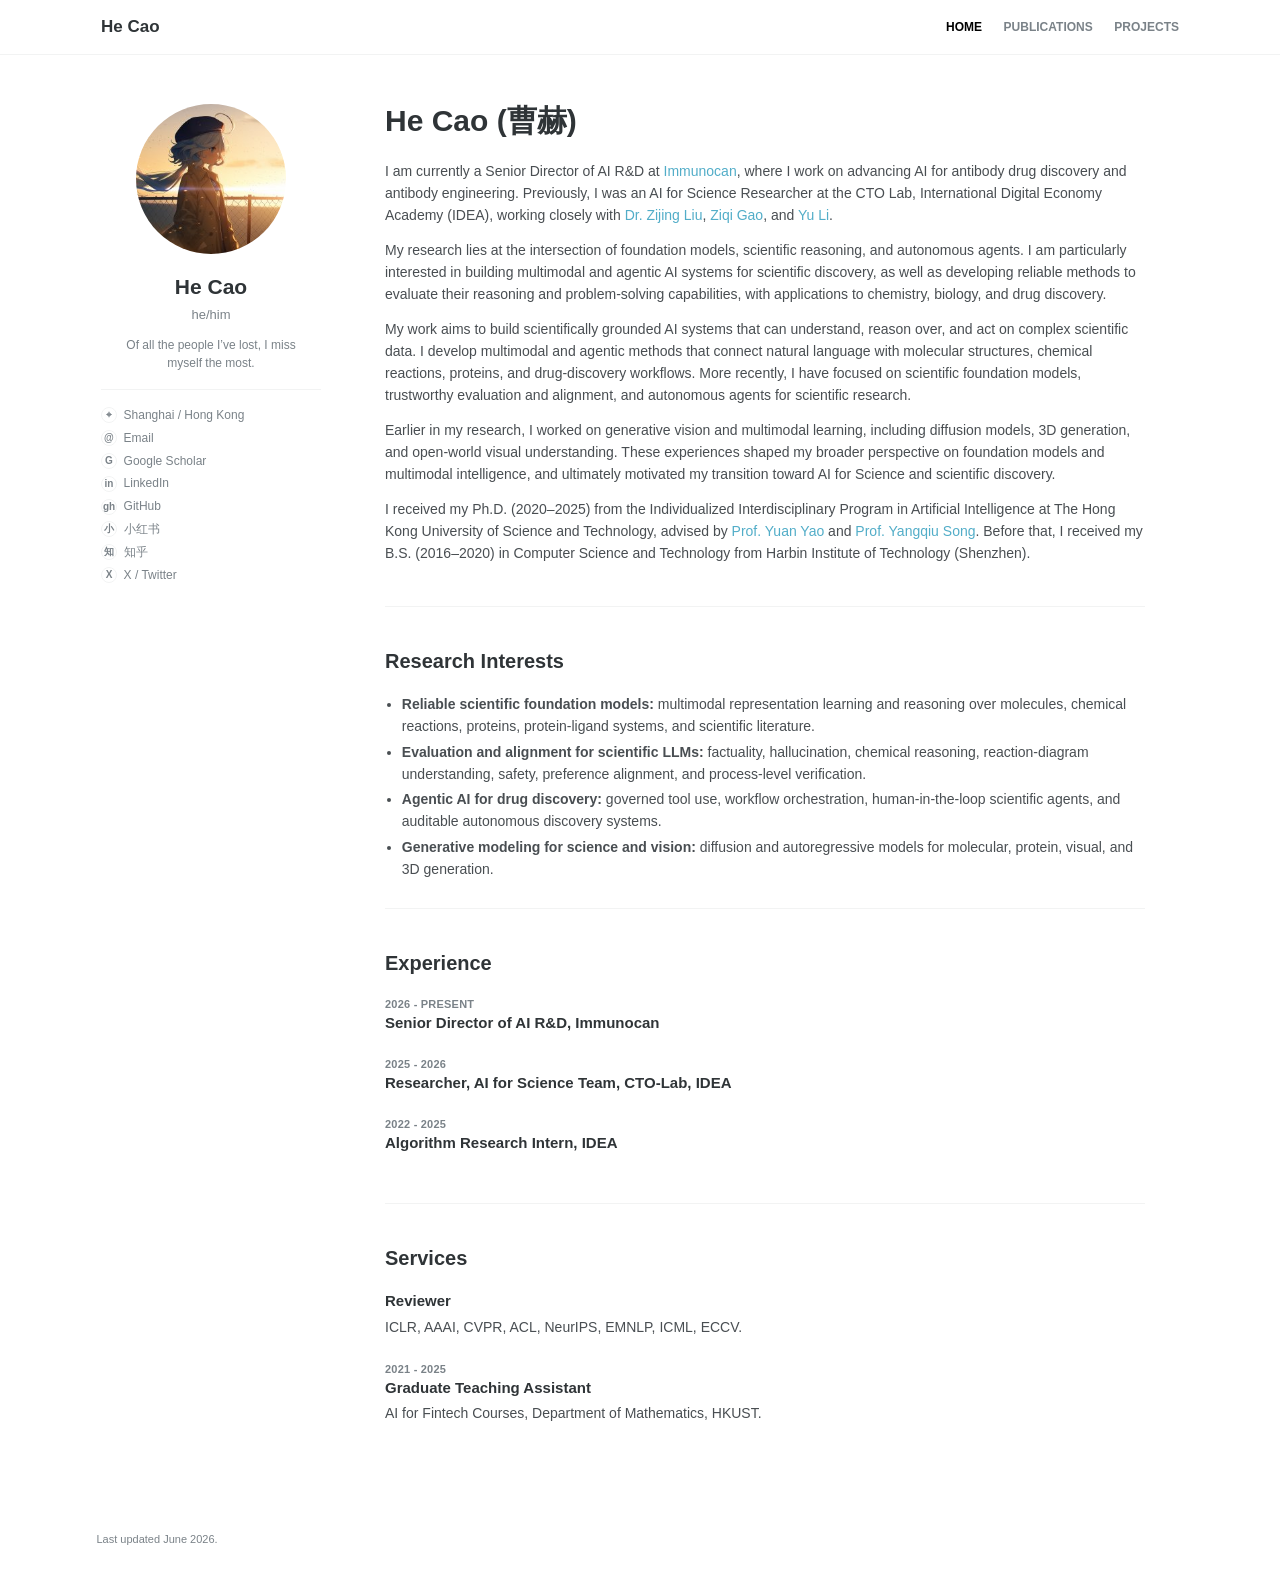
<file: index.html>
<!doctype html>
<html lang="en">
  <head>
    <meta charset="utf-8">
    <meta name="viewport" content="width=device-width, initial-scale=1">
    <meta name="description" content="He Cao - HKUST and IDEA researcher working on AI for Science, multimodal foundation models, reliable evaluation, and agentic systems.">
    <title>He Cao | Academic Homepage</title>
    <link rel="stylesheet" href="assets/styles.css">
    <script src="assets/site.js" defer></script>
  </head>
  <body>
    <header class="masthead">
      <div class="masthead-inner">
        <a class="site-title" href="index.html">He Cao</a>
        <nav class="site-nav" aria-label="Primary navigation">
          <a class="is-active" href="index.html">Home</a>
          <a href="publications.html">Publications</a>
          <a href="projects.html">Projects</a>
        </nav>
      </div>
    </header>

    <div class="page">
      <author-sidebar></author-sidebar>

      <main class="archive">
        <section id="about" class="page-section">
          <h1 class="page-title">He Cao (曹赫)</h1>
          <p>
            I am currently a Senior Director of AI R&D at <a href="https://www.immunocan.com/">Immunocan</a>, where I work on advancing AI for antibody drug discovery and antibody engineering. Previously, I was an AI for Science Researcher at the CTO Lab, International Digital Economy Academy (IDEA), working closely with <a href="https://www.neurogenomics.co.uk/author/zijing-liu/">Dr. Zijing Liu</a>, <a href="https://ziqigao-tsinghua.github.io/">Ziqi Gao</a>, and <a href="https://yu-li.github.io/">Yu Li</a>. 
          </p>
          <p>
            My research lies at the intersection of foundation models, scientific reasoning, and autonomous agents. I am particularly interested in building multimodal and agentic AI systems for scientific discovery, as well as developing reliable methods to evaluate their reasoning and problem-solving capabilities, with applications to chemistry, biology, and drug discovery.
          </p>
          <p>
            My work aims to build scientifically grounded AI systems that can understand, reason over, and
            act on complex scientific data. I develop multimodal and agentic methods that connect natural
            language with molecular structures, chemical reactions, proteins, and drug-discovery workflows.
            More recently, I have focused on scientific foundation models, trustworthy evaluation and
            alignment, and autonomous agents for scientific research.
          </p>
          <p>
            Earlier in my research, I worked on generative vision and multimodal learning, including diffusion
            models, 3D generation, and open-world visual understanding. These experiences shaped my broader
            perspective on foundation models and multimodal intelligence, and ultimately motivated my
            transition toward AI for Science and scientific discovery.
          </p>
          <p>
            I received my Ph.D. (2020&ndash;2025) from the Individualized Interdisciplinary Program in Artificial
            Intelligence at The Hong Kong University of Science and Technology, advised by
            <a href="https://yao-lab.github.io/">Prof. Yuan Yao</a> and
            <a href="https://www.cse.ust.hk/~yqsong/">Prof. Yangqiu Song</a>. Before that, I received my B.S. (2016&ndash;2020) in Computer Science and
            Technology from Harbin Institute of Technology (Shenzhen).
          </p>
        </section>

        <section class="page-section">
          <h2>Research Interests</h2>
          <ul class="compact-list">
            <li><strong>Reliable scientific foundation models:</strong> multimodal representation learning and reasoning over molecules, chemical reactions, proteins, protein-ligand systems, and scientific literature.</li>
            <li><strong>Evaluation and alignment for scientific LLMs:</strong> factuality, hallucination, chemical reasoning, reaction-diagram understanding, safety, preference alignment, and process-level verification.</li>
            <li><strong>Agentic AI for drug discovery:</strong> governed tool use, workflow orchestration, human-in-the-loop scientific agents, and auditable autonomous discovery systems.</li>
            <li><strong>Generative modeling for science and vision:</strong> diffusion and autoregressive models for molecular, protein, visual, and 3D generation.</li>
          </ul>
        </section>

        <section class="page-section">
          <h2>Experience</h2>
          <div class="archive-item">
            <p class="archive-date">2026 - Present</p>
            <h3>Senior Director of AI R&D, Immunocan</h3>
          </div>
          <div class="archive-item">
            <p class="archive-date">2025 - 2026</p>
            <h3>Researcher, AI for Science Team, CTO-Lab, IDEA</h3>
          </div>
          <div class="archive-item">
            <p class="archive-date">2022 - 2025</p>
            <h3>Algorithm Research Intern, IDEA</h3>
          </div>
        </section>

        <section class="page-section">
          <h2>Services</h2>
          <div class="archive-item">
            <h3>Reviewer</h3>
            <p>ICLR, AAAI, CVPR, ACL, NeurIPS, EMNLP, ICML, ECCV.</p>
          </div>
          <div class="archive-item">
            <p class="archive-date">2021 - 2025</p>
            <h3>Graduate Teaching Assistant</h3>
            <p>AI for Fintech Courses, Department of Mathematics, HKUST.</p>
          </div>
        </section>

      </main>
    </div>

    <footer class="page-footer">
      <p>Last updated June 2026.</p>
    </footer>
  </body>
</html>
</file>
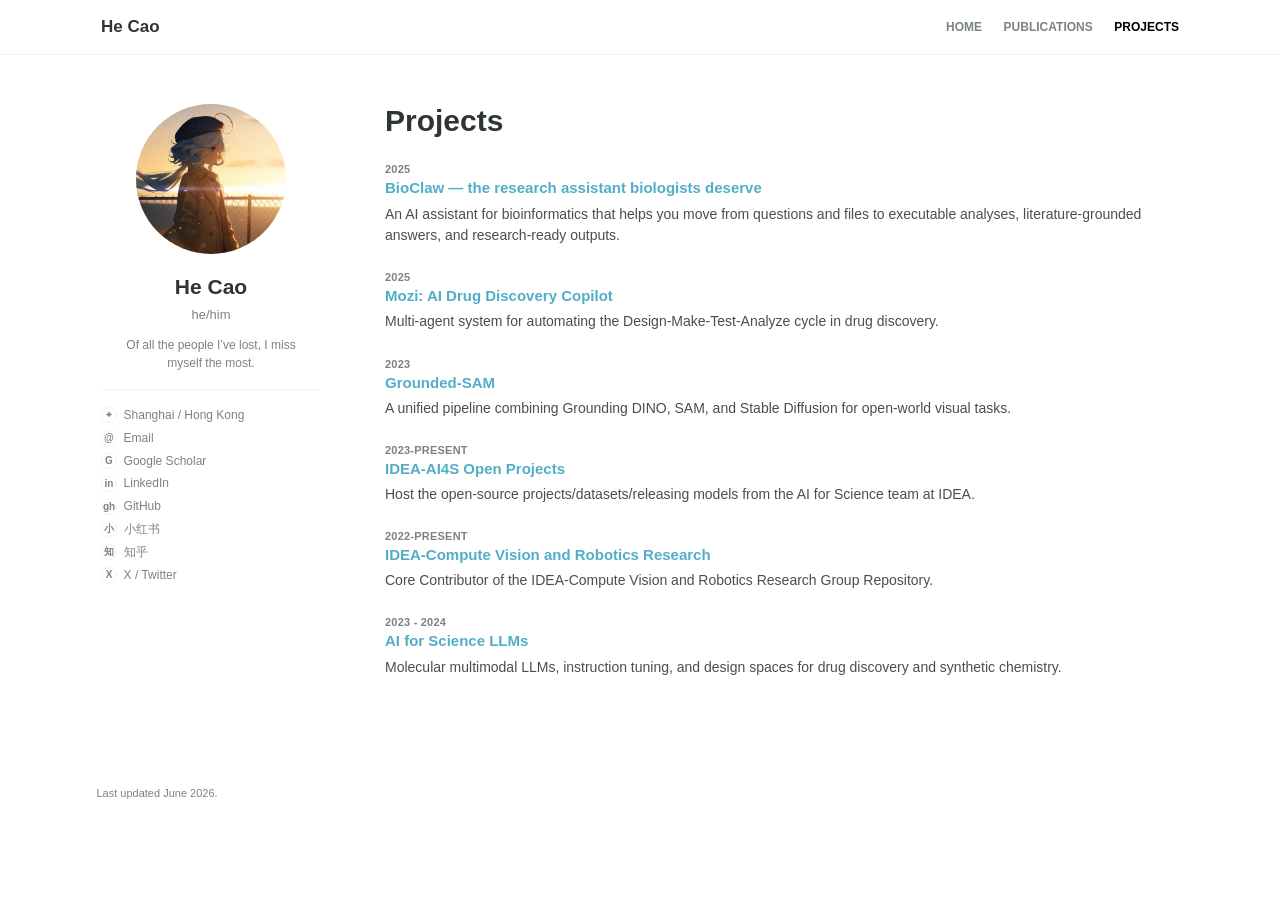
<file: projects.html>
<!doctype html>
<html lang="en">
  <head>
    <meta charset="utf-8">
    <meta name="viewport" content="width=device-width, initial-scale=1">
    <meta name="description" content="Projects by He Cao.">
    <title>Projects | He Cao</title>
    <link rel="stylesheet" href="assets/styles.css">
    <script src="assets/site.js" defer></script>
  </head>
  <body>
    <header class="masthead">
      <div class="masthead-inner">
        <a class="site-title" href="index.html">He Cao</a>
        <nav class="site-nav" aria-label="Primary navigation">
          <a href="index.html">Home</a>
          <a href="publications.html">Publications</a>
          <a class="is-active" href="projects.html">Projects</a>
        </nav>
      </div>
    </header>

    <div class="page">
      <author-sidebar></author-sidebar>

      <main class="archive">
        <section class="page-section">
          <h1 class="page-title">Projects</h1>
          <div class="archive-item">
            <p class="archive-date">2025</p>
            <h3><a href="https://chat.bioclaw.tech/">BioClaw — the research assistant biologists deserve</a></h3>
            <p>An AI assistant for bioinformatics that helps you move from questions and files to executable analyses, literature-grounded answers, and research-ready outputs.</p>
          </div>
          <div class="archive-item">
            <p class="archive-date">2025</p>
            <h3><a href="https://ai4s.idea.edu.cn/ai4s/mozi">Mozi: AI Drug Discovery Copilot</a></h3>
            <p>Multi-agent system for automating the Design-Make-Test-Analyze cycle in drug discovery.</p>
          </div>
          <div class="archive-item">
            <p class="archive-date">2023</p>
            <h3><a href="https://github.com/IDEA-Research/Grounded-Segment-Anything">Grounded-SAM</a></h3>
            <p>A unified pipeline combining Grounding DINO, SAM, and Stable Diffusion for open-world visual tasks.</p>
          </div>
          <div class="archive-item">
            <p class="archive-date">2023-Present</p>
            <h3><a href="https://huggingface.co/IDEA-AI4S">IDEA-AI4S Open Projects</a></h3>
            <p>Host the open-source projects/datasets/releasing models from the AI for Science team at IDEA.</p>
          </div>
          <div class="archive-item">
            <p class="archive-date">2022-Present</p>
            <h3><a href="https://github.com/IDEA-Research">IDEA-Compute Vision and Robotics Research</a></h3>
            <p>Core Contributor of the IDEA-Compute Vision and Robotics Research Group Repository.</p>
          </div>
          <div class="archive-item">
            <p class="archive-date">2023 - 2024</p>
            <h3><a href="https://github.com/IDEA-XL">AI for Science LLMs</a></h3>
            <p>Molecular multimodal LLMs, instruction tuning, and design spaces for drug discovery and synthetic chemistry.</p>
          </div>
        </section>
      </main>
    </div>

    <footer class="page-footer">
      <p>Last updated June 2026.</p>
    </footer>
  </body>
</html>
</file>
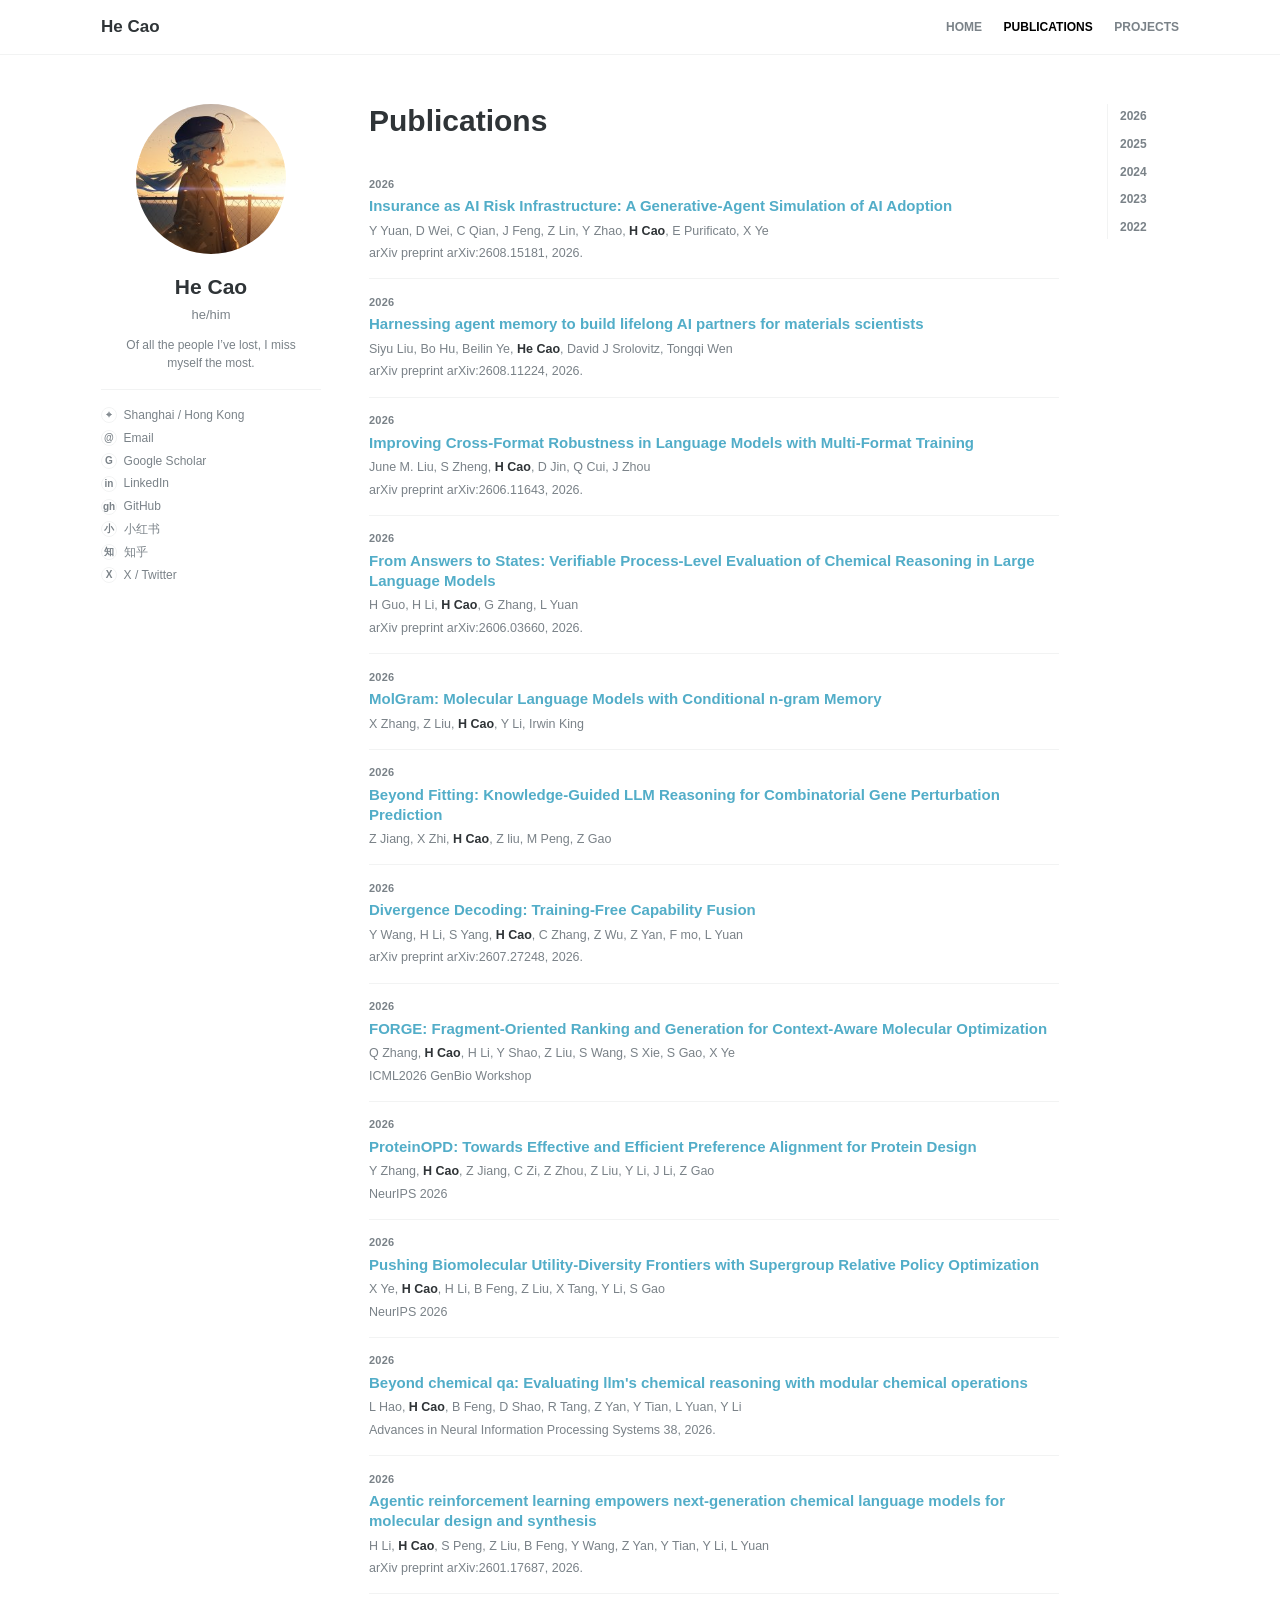
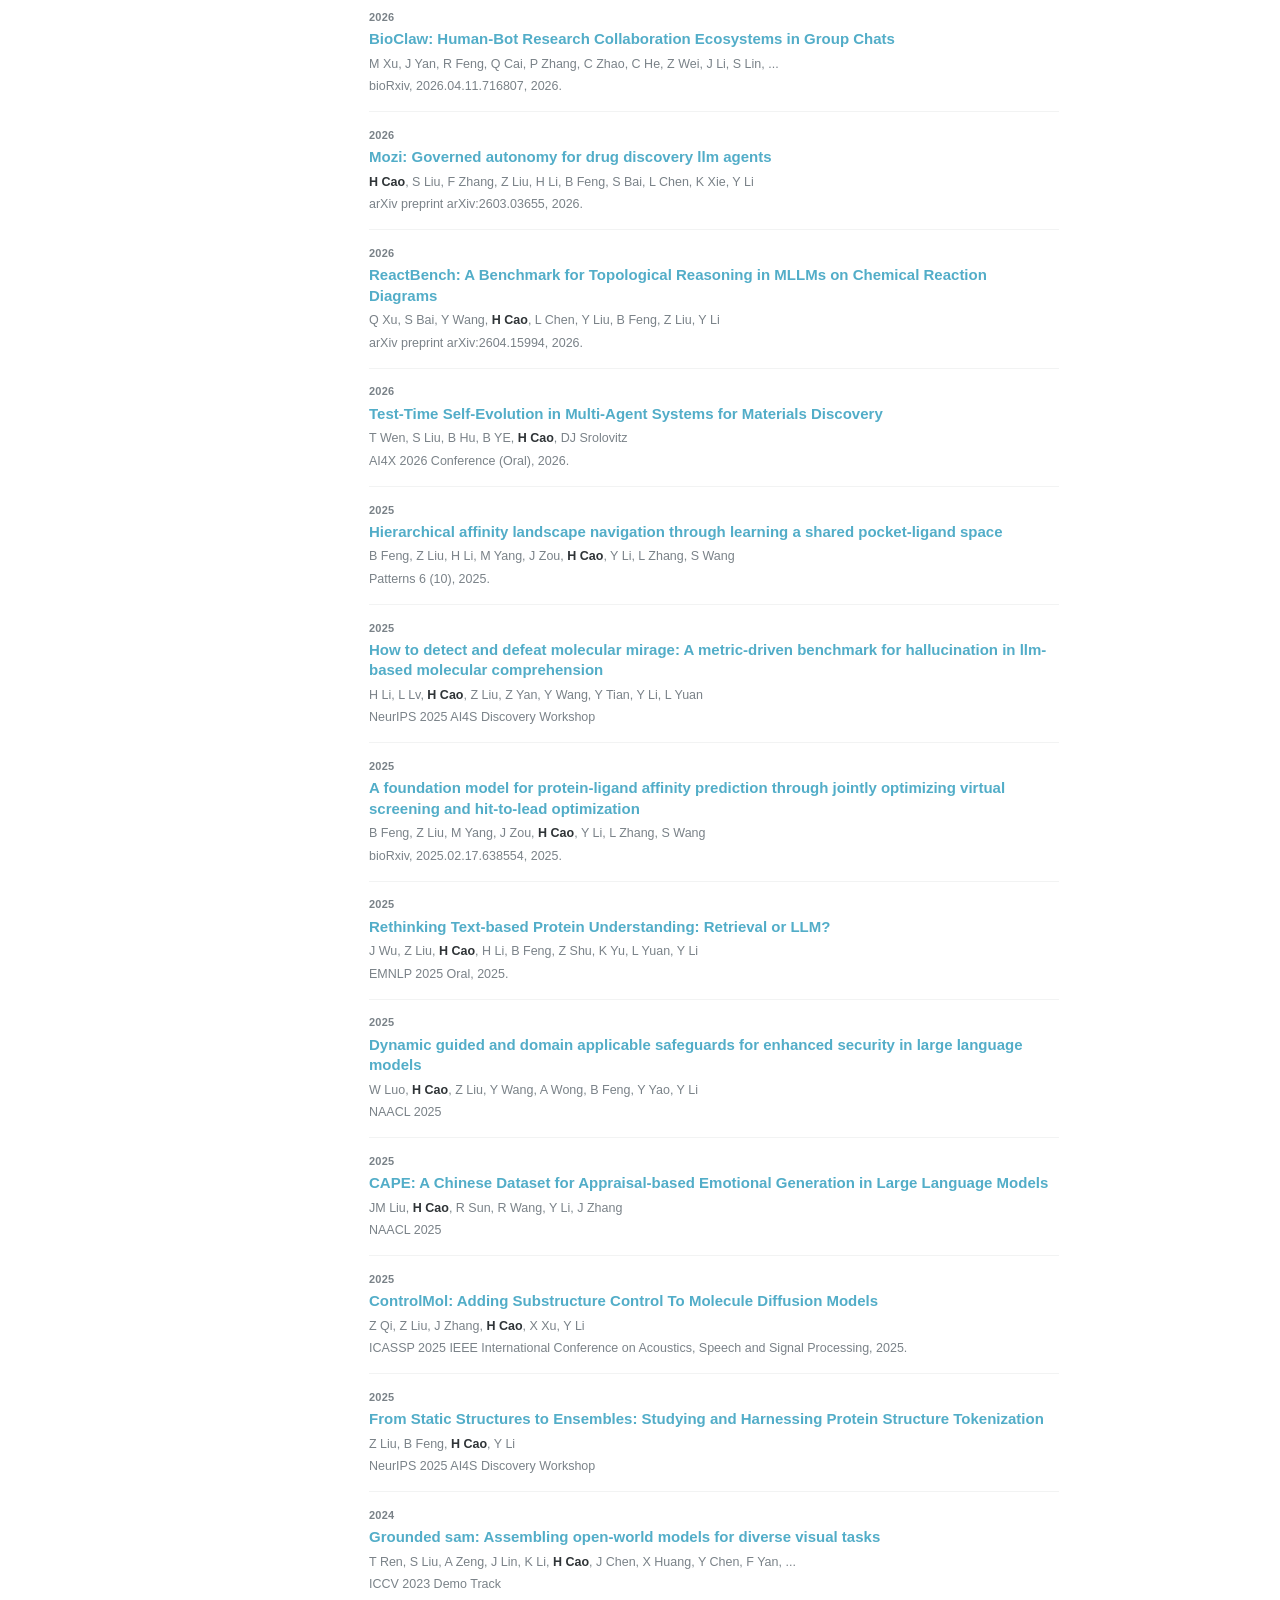
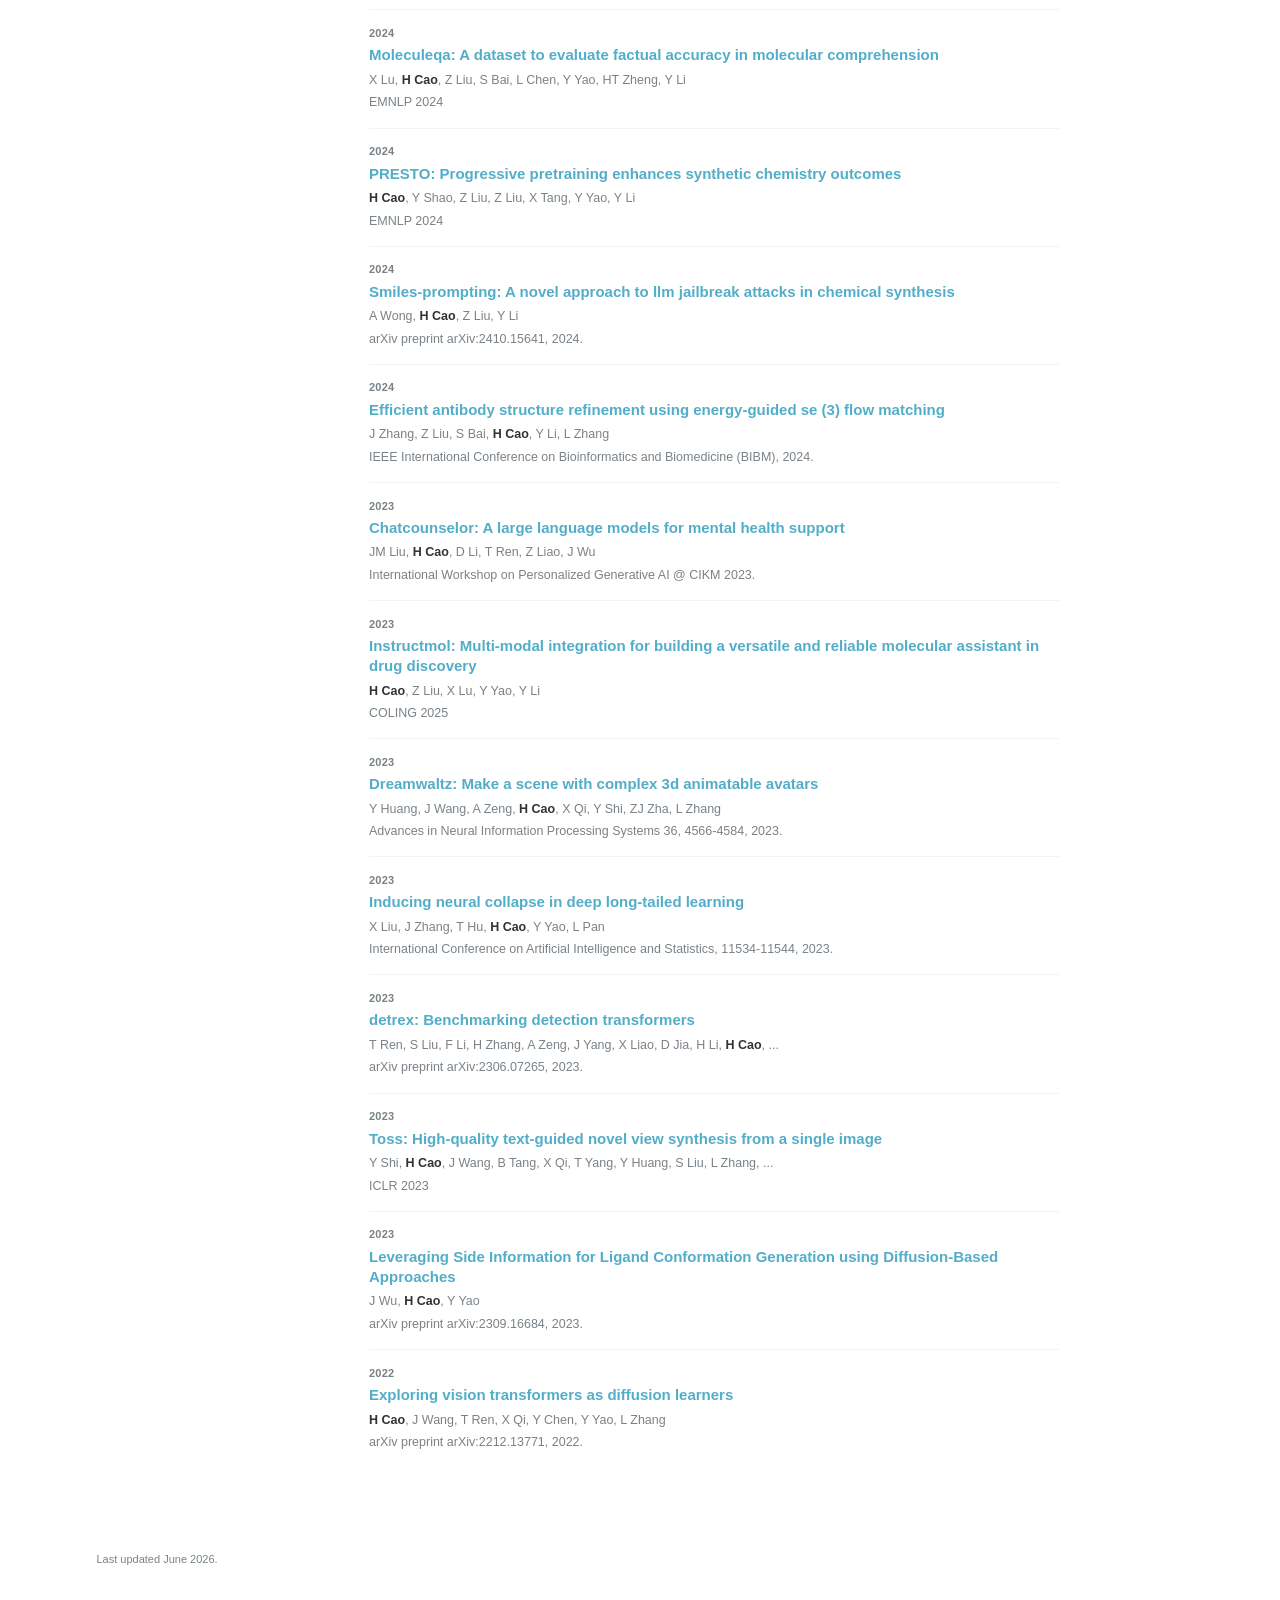
<file: publications.html>
<!doctype html>
<html lang="en">
  <head>
    <meta charset="utf-8">
    <meta name="viewport" content="width=device-width, initial-scale=1">
    <meta name="description" content="Publications by He Cao.">
    <title>Publications | He Cao</title>
    <link rel="stylesheet" href="assets/styles.css">
    <script src="assets/site.js" defer></script>
  </head>
  <body>
    <header class="masthead">
      <div class="masthead-inner">
        <a class="site-title" href="index.html">He Cao</a>
        <nav class="site-nav" aria-label="Primary navigation">
          <a href="index.html">Home</a>
          <a class="is-active" href="publications.html">Publications</a>
          <a href="projects.html">Projects</a>
        </nav>
      </div>
    </header>

    <div class="page publications-page">
      <author-sidebar></author-sidebar>

      <aside class="year-sidebar" aria-label="Publication years">
        <nav class="year-nav">
          <a href="#year-2026">2026</a>
          <a href="#year-2025">2025</a>
          <a href="#year-2024">2024</a>
          <a href="#year-2023">2023</a>
          <a href="#year-2022">2022</a>
        </nav>
      </aside>

      <main class="archive">
        <section class="page-section">
          <h1 class="page-title">Publications</h1>

          <article class="pub-item" id="year-2026">
            <p class="pub-year">2026</p>
            <h3><a href="https://arxiv.org/abs/2608.15181">Insurance as AI Risk Infrastructure: A Generative-Agent Simulation of AI Adoption</a></h3>
            <p class="pub-authors">Y Yuan, D Wei, C Qian, J Feng, Z Lin, Y Zhao, <strong>H Cao</strong>, E Purificato, X Ye</p>
            <p class="pub-venue">arXiv preprint arXiv:2608.15181, 2026.</p>
          </article>

          <article class="pub-item" id="year-2026">
            <p class="pub-year">2026</p>
            <h3><a href="https://arxiv.org/abs/2608.11224">Harnessing agent memory to build lifelong AI partners for materials scientists</a></h3>
            <p class="pub-authors">Siyu Liu, Bo Hu, Beilin Ye, <strong>He Cao</strong>, David J Srolovitz, Tongqi Wen</p>
            <p class="pub-venue">arXiv preprint arXiv:2608.11224, 2026.</p>
          </article>

          <article class="pub-item" id="year-2026">
            <p class="pub-year">2026</p>
            <h3><a href="https://arxiv.org/abs/2606.11643">Improving Cross-Format Robustness in Language Models with Multi-Format Training</a></h3>
            <p class="pub-authors">June M. Liu, S Zheng, <strong>H Cao</strong>, D Jin, Q Cui, J Zhou</p>
            <p class="pub-venue">arXiv preprint arXiv:2606.11643, 2026.</p>
          </article>

          <article class="pub-item">
            <p class="pub-year">2026</p>
            <h3><a href="https://arxiv.org/abs/2606.03660">From Answers to States: Verifiable Process-Level Evaluation of Chemical Reasoning in Large Language Models</a></h3>
            <p class="pub-authors">H Guo, H Li, <strong>H Cao</strong>, G Zhang, L Yuan</p>
            <p class="pub-venue">arXiv preprint arXiv:2606.03660, 2026.</p>
          </article>

          <article class="pub-item">
            <p class="pub-year">2026</p>
            <h3><a href="https://ciaohe.github.io/publications.html">MolGram: Molecular Language Models with Conditional 
              n-gram Memory</a></h3>
            <p class="pub-authors">X Zhang, Z Liu, <strong>H Cao</strong>, Y Li, Irwin King</p>
          </article>

          <article class="pub-item">
            <p class="pub-year">2026</p>
            <h3><a href="https://ciaohe.github.io/publications.html">Beyond Fitting: Knowledge-Guided LLM Reasoning for Combinatorial Gene Perturbation Prediction</a></h3>
            <p class="pub-authors">Z Jiang, X Zhi, <strong>H Cao</strong>, Z liu, M Peng, Z Gao</p>
          </article>

          <article class="pub-item">
            <p class="pub-year">2026</p>
            <h3><a href="https://arxiv.org/pdf/2607.27248">Divergence Decoding: Training-Free Capability Fusion</a></h3>
            <p class="pub-authors">Y Wang, H Li, S Yang, <strong>H Cao</strong>, C Zhang, Z Wu, Z Yan, F mo, L Yuan</p>
            <p class="pub-venue">arXiv preprint arXiv:2607.27248, 2026.</p>
          </article>

          <article class="pub-item">
            <p class="pub-year">2026</p>
            <h3><a href="https://arxiv.org/abs/2605.10230">FORGE: Fragment-Oriented Ranking and Generation for Context-Aware Molecular Optimization</a></h3>
            <p class="pub-authors">Q Zhang, <strong>H Cao</strong>, H Li, Y Shao, Z Liu, S Wang, S Xie, S Gao, X Ye</p>
            <p class="pub-venue">ICML2026 GenBio Workshop</p>
          </article>

          <article class="pub-item">
            <p class="pub-year">2026</p>
            <h3><a href="https://arxiv.org/abs/2605.10189">ProteinOPD: Towards Effective and Efficient Preference Alignment for Protein Design</a></h3>
            <p class="pub-authors">Y Zhang, <strong>H Cao</strong>, Z Jiang, C Zi, Z Zhou, Z Liu, Y Li, J Li, Z Gao</p>
            <p class="pub-venue">NeurIPS 2026</p>
          </article>

          <article class="pub-item">
            <p class="pub-year">2026</p>
            <h3><a href="https://arxiv.org/abs/2605.08659">Pushing Biomolecular Utility-Diversity Frontiers with Supergroup Relative Policy Optimization</a></h3>
            <p class="pub-authors">X Ye, <strong>H Cao</strong>, H Li, B Feng, Z Liu, X Tang, Y Li, S Gao</p>
            <p class="pub-venue">NeurIPS 2026</p>
          </article>

          <article class="pub-item">
            <p class="pub-year">2026</p>
            <h3><a href="https://proceedings.neurips.cc/paper_files/paper/2025/hash/e0ed6d6c2ec6df05f929b8a67b78513a-Abstract-Datasets_and_Benchmarks_Track.html">Beyond chemical qa: Evaluating llm's chemical reasoning with modular chemical operations</a></h3>
            <p class="pub-authors">L Hao, <strong>H Cao</strong>, B Feng, D Shao, R Tang, Z Yan, Y Tian, L Yuan, Y Li</p>
            <p class="pub-venue">Advances in Neural Information Processing Systems 38, 2026.</p>
          </article>

          <article class="pub-item">
            <p class="pub-year">2026</p>
            <h3><a href="https://arxiv.org/abs/2601.17687">Agentic reinforcement learning empowers next-generation chemical language models for molecular design and synthesis</a></h3>
            <p class="pub-authors">H Li, <strong>H Cao</strong>, S Peng, Z Liu, B Feng, Y Wang, Z Yan, Y Tian, Y Li, L Yuan</p>
            <p class="pub-venue">arXiv preprint arXiv:2601.17687, 2026.</p>
          </article>

          <article class="pub-item">
            <p class="pub-year">2026</p>
            <h3><a href="https://www.biorxiv.org/content/10.64898/2026.04.11.716807.abstract">BioClaw: Human-Bot Research Collaboration Ecosystems in Group Chats</a></h3>
            <p class="pub-authors">M Xu, J Yan, R Feng, Q Cai, P Zhang, C Zhao, C He, Z Wei, J Li, S Lin, ...</p>
            <p class="pub-venue">bioRxiv, 2026.04.11.716807, 2026.</p>
          </article>

          <article class="pub-item">
            <p class="pub-year">2026</p>
            <h3><a href="https://arxiv.org/abs/2603.03655">Mozi: Governed autonomy for drug discovery llm agents</a></h3>
            <p class="pub-authors"><strong>H Cao</strong>, S Liu, F Zhang, Z Liu, H Li, B Feng, S Bai, L Chen, K Xie, Y Li</p>
            <p class="pub-venue">arXiv preprint arXiv:2603.03655, 2026.</p>
          </article>

          <article class="pub-item">
            <p class="pub-year">2026</p>
            <h3><a href="https://arxiv.org/abs/2604.15994">ReactBench: A Benchmark for Topological Reasoning in MLLMs on Chemical Reaction Diagrams</a></h3>
            <p class="pub-authors">Q Xu, S Bai, Y Wang, <strong>H Cao</strong>, L Chen, Y Liu, B Feng, Z Liu, Y Li</p>
            <p class="pub-venue">arXiv preprint arXiv:2604.15994, 2026.</p>
          </article>

          <article class="pub-item">
            <p class="pub-year">2026</p>
            <h3><a href="https://openreview.net/forum?id=qqT5zb5dnq">Test-Time Self-Evolution in Multi-Agent Systems for Materials Discovery</a></h3>
            <p class="pub-authors">T Wen, S Liu, B Hu, B YE, <strong>H Cao</strong>, DJ Srolovitz</p>
            <p class="pub-venue">AI4X 2026 Conference (Oral), 2026.</p>
          </article>

          <article class="pub-item" id="year-2025">
            <p class="pub-year">2025</p>
            <h3><a href="https://www.cell.com/patterns/fulltext/S2666-3899(25)00219-3">Hierarchical affinity landscape navigation through learning a shared pocket-ligand space</a></h3>
            <p class="pub-authors">B Feng, Z Liu, H Li, M Yang, J Zou, <strong>H Cao</strong>, Y Li, L Zhang, S Wang</p>
            <p class="pub-venue">Patterns 6 (10), 2025.</p>
          </article>

          <article class="pub-item">
            <p class="pub-year">2025</p>
            <h3><a href="https://arxiv.org/abs/2504.12314">How to detect and defeat molecular mirage: A metric-driven benchmark for hallucination in llm-based molecular comprehension</a></h3>
            <p class="pub-authors">H Li, L Lv, <strong>H Cao</strong>, Z Liu, Z Yan, Y Wang, Y Tian, Y Li, L Yuan</p>
            <p class="pub-venue">NeurIPS 2025 AI4S Discovery Workshop</p>
          </article>

          <article class="pub-item">
            <p class="pub-year">2025</p>
            <h3><a href="https://www.biorxiv.org/content/10.1101/2025.02.17.638554.abstract">A foundation model for protein-ligand affinity prediction through jointly optimizing virtual screening and hit-to-lead optimization</a></h3>
            <p class="pub-authors">B Feng, Z Liu, M Yang, J Zou, <strong>H Cao</strong>, Y Li, L Zhang, S Wang</p>
            <p class="pub-venue">bioRxiv, 2025.02.17.638554, 2025.</p>
          </article>

          <article class="pub-item">
            <p class="pub-year">2025</p>
            <h3><a href="https://aclanthology.org/2025.emnlp-main.1211/">Rethinking Text-based Protein Understanding: Retrieval or LLM?</a></h3>
            <p class="pub-authors">J Wu, Z Liu, <strong>H Cao</strong>, H Li, B Feng, Z Shu, K Yu, L Yuan, Y Li</p>
            <p class="pub-venue">EMNLP 2025 Oral, 2025.</p>
          </article>

          <article class="pub-item">
            <p class="pub-year">2025</p>
            <h3><a href="https://aclanthology.org/2025.findings-naacl.368/">Dynamic guided and domain applicable safeguards for enhanced security in large language models</a></h3>
            <p class="pub-authors">W Luo, <strong>H Cao</strong>, Z Liu, Y Wang, A Wong, B Feng, Y Yao, Y Li</p>
            <p class="pub-venue">NAACL 2025</p>
          </article>

          <article class="pub-item">
            <p class="pub-year">2025</p>
            <h3><a href="https://aclanthology.org/2025.findings-naacl.353/">CAPE: A Chinese Dataset for Appraisal-based Emotional Generation in Large Language Models</a></h3>
            <p class="pub-authors">JM Liu, <strong>H Cao</strong>, R Sun, R Wang, Y Li, J Zhang</p>
            <p class="pub-venue">NAACL 2025</p>
          </article>

          <article class="pub-item">
            <p class="pub-year">2025</p>
            <h3><a href="https://ieeexplore.ieee.org/abstract/document/10888521/">ControlMol: Adding Substructure Control To Molecule Diffusion Models</a></h3>
            <p class="pub-authors">Z Qi, Z Liu, J Zhang, <strong>H Cao</strong>, X Xu, Y Li</p>
            <p class="pub-venue">ICASSP 2025 IEEE International Conference on Acoustics, Speech and Signal Processing, 2025.</p>
          </article>

          <article class="pub-item">
            <p class="pub-year">2025</p>
            <h3><a href="https://arxiv.org/abs/2511.10056">From Static Structures to Ensembles: Studying and Harnessing Protein Structure Tokenization</a></h3>
            <p class="pub-authors">Z Liu, B Feng, <strong>H Cao</strong>, Y Li</p>
            <p class="pub-venue">NeurIPS 2025 AI4S Discovery Workshop</p>
          </article>

          <article class="pub-item" id="year-2024">
            <p class="pub-year">2024</p>
            <h3><a href="https://arxiv.org/abs/2401.14159">Grounded sam: Assembling open-world models for diverse visual tasks</a></h3>
            <p class="pub-authors">T Ren, S Liu, A Zeng, J Lin, K Li, <strong>H Cao</strong>, J Chen, X Huang, Y Chen, F Yan, ...</p>
            <p class="pub-venue">ICCV 2023 Demo Track</p>
          </article>

          <article class="pub-item">
            <p class="pub-year">2024</p>
            <h3><a href="https://aclanthology.org/2024.findings-emnlp.216/">Moleculeqa: A dataset to evaluate factual accuracy in molecular comprehension</a></h3>
            <p class="pub-authors">X Lu, <strong>H Cao</strong>, Z Liu, S Bai, L Chen, Y Yao, HT Zheng, Y Li</p>
            <p class="pub-venue">EMNLP 2024</p>
          </article>

          <article class="pub-item">
            <p class="pub-year">2024</p>
            <h3><a href="https://aclanthology.org/2024.findings-emnlp.597/">PRESTO: Progressive pretraining enhances synthetic chemistry outcomes</a></h3>
            <p class="pub-authors"><strong>H Cao</strong>, Y Shao, Z Liu, Z Liu, X Tang, Y Yao, Y Li</p>
            <p class="pub-venue">EMNLP 2024</p>
          </article>

          <article class="pub-item">
            <p class="pub-year">2024</p>
            <h3><a href="https://arxiv.org/abs/2410.15641">Smiles-prompting: A novel approach to llm jailbreak attacks in chemical synthesis</a></h3>
            <p class="pub-authors">A Wong, <strong>H Cao</strong>, Z Liu, Y Li</p>
            <p class="pub-venue">arXiv preprint arXiv:2410.15641, 2024.</p>
          </article>

          <article class="pub-item">
            <p class="pub-year">2024</p>
            <h3><a href="https://ieeexplore.ieee.org/abstract/document/10821730/">Efficient antibody structure refinement using energy-guided se (3) flow matching</a></h3>
            <p class="pub-authors">J Zhang, Z Liu, S Bai, <strong>H Cao</strong>, Y Li, L Zhang</p>
            <p class="pub-venue">IEEE International Conference on Bioinformatics and Biomedicine (BIBM), 2024.</p>
          </article>

          <article class="pub-item" id="year-2023">
            <p class="pub-year">2023</p>
            <h3><a href="https://arxiv.org/abs/2309.15461">Chatcounselor: A large language models for mental health support</a></h3>
            <p class="pub-authors">JM Liu, <strong>H Cao</strong>, D Li, T Ren, Z Liao, J Wu</p>
            <p class="pub-venue">International Workshop on Personalized Generative AI @ CIKM 2023.</p>
          </article>

          <article class="pub-item">
            <p class="pub-year">2023</p>
            <h3><a href="https://aclanthology.org/2025.coling-main.25/">Instructmol: Multi-modal integration for building a versatile and reliable molecular assistant in drug discovery</a></h3>
            <p class="pub-authors"><strong>H Cao</strong>, Z Liu, X Lu, Y Yao, Y Li</p>
            <p class="pub-venue">COLING 2025</p>
          </article>

          <article class="pub-item">
            <p class="pub-year">2023</p>
            <h3><a href="https://proceedings.neurips.cc/paper_files/paper/2023/hash/0e769ec2c2cd99b6ad69c9d75113e386-Abstract-Conference.html">Dreamwaltz: Make a scene with complex 3d animatable avatars</a></h3>
            <p class="pub-authors">Y Huang, J Wang, A Zeng, <strong>H Cao</strong>, X Qi, Y Shi, ZJ Zha, L Zhang</p>
            <p class="pub-venue">Advances in Neural Information Processing Systems 36, 4566-4584, 2023.</p>
          </article>

          <article class="pub-item">
            <p class="pub-year">2023</p>
            <h3><a href="https://proceedings.mlr.press/v206/liu23i.html">Inducing neural collapse in deep long-tailed learning</a></h3>
            <p class="pub-authors">X Liu, J Zhang, T Hu, <strong>H Cao</strong>, Y Yao, L Pan</p>
            <p class="pub-venue">International Conference on Artificial Intelligence and Statistics, 11534-11544, 2023.</p>
          </article>

          <article class="pub-item">
            <p class="pub-year">2023</p>
            <h3><a href="https://arxiv.org/abs/2306.07265">detrex: Benchmarking detection transformers</a></h3>
            <p class="pub-authors">T Ren, S Liu, F Li, H Zhang, A Zeng, J Yang, X Liao, D Jia, H Li, <strong>H Cao</strong>, ...</p>
            <p class="pub-venue">arXiv preprint arXiv:2306.07265, 2023.</p>
          </article>

          <article class="pub-item">
            <p class="pub-year">2023</p>
            <h3><a href="https://arxiv.org/abs/2310.10644">Toss: High-quality text-guided novel view synthesis from a single image</a></h3>
            <p class="pub-authors">Y Shi, <strong>H Cao</strong>, J Wang, B Tang, X Qi, T Yang, Y Huang, S Liu, L Zhang, ...</p>
            <p class="pub-venue">ICLR 2023</p>
          </article>

          <article class="pub-item">
            <p class="pub-year">2023</p>
            <h3><a href="https://arxiv.org/abs/2309.16684">Leveraging Side Information for Ligand Conformation Generation using Diffusion-Based Approaches</a></h3>
            <p class="pub-authors">J Wu, <strong>H Cao</strong>, Y Yao</p>
            <p class="pub-venue">arXiv preprint arXiv:2309.16684, 2023.</p>
          </article>

          <article class="pub-item" id="year-2022">
            <p class="pub-year">2022</p>
            <h3><a href="https://arxiv.org/abs/2212.13771">Exploring vision transformers as diffusion learners</a></h3>
            <p class="pub-authors"><strong>H Cao</strong>, J Wang, T Ren, X Qi, Y Chen, Y Yao, L Zhang</p>
            <p class="pub-venue">arXiv preprint arXiv:2212.13771, 2022.</p>
          </article>
        </section>
      </main>
    </div>

    <footer class="page-footer">
      <p>Last updated June 2026.</p>
    </footer>
  </body>
</html>
</file>
<file: assets/styles.css>
:root {
  --text: #494e52;
  --heading: #2f3437;
  --muted: #7a8288;
  --border: #f2f3f3;
  --link: #52adc8;
  --link-hover: #2b7f97;
  --max-width: 1120px;
}

* {
  box-sizing: border-box;
}

html {
  scroll-behavior: smooth;
  scroll-padding-top: 1.5em;
}

body {
  margin: 0;
  background: #fff;
  color: var(--text);
  font-family: -apple-system, BlinkMacSystemFont, "Segoe UI", Helvetica, Arial, sans-serif;
  font-size: 14px;
  line-height: 1.55;
}

a {
  color: var(--link);
  text-decoration: none;
}

a:hover,
a:focus-visible {
  color: var(--link-hover);
  text-decoration: underline;
}

.masthead {
  border-bottom: 1px solid var(--border);
  background: #fff;
}

.masthead-inner {
  display: flex;
  align-items: center;
  justify-content: space-between;
  gap: 24px;
  max-width: var(--max-width);
  margin: 0 auto;
  padding: 1em 1.5em;
}

.site-title {
  color: var(--heading);
  font-size: 17px;
  font-weight: 700;
}

.site-title:hover,
.site-title:focus-visible {
  color: var(--heading);
  text-decoration: none;
}

.site-nav {
  display: flex;
  align-items: center;
  gap: 1.8em;
  font-size: 12px;
  font-weight: 700;
  text-transform: uppercase;
}

.site-nav a {
  color: var(--muted);
}

.site-nav a:hover,
.site-nav a:focus-visible {
  color: #000;
  text-decoration: none;
}

.site-nav .is-active {
  color: #000;
}

.page {
  display: grid;
  grid-template-columns: 220px minmax(0, 760px);
  gap: 64px;
  max-width: var(--max-width);
  margin: 0 auto;
  padding: 3.5em 1.5em 4em;
}

.publications-page {
  grid-template-columns: 220px minmax(0, 760px) 72px;
  gap: 48px;
}

.sidebar {
  min-width: 0;
}

.author-profile {
  position: sticky;
  top: 2em;
  text-align: center;
}

.author-avatar {
  display: block;
  width: 150px;
  height: 150px;
  margin: 0 auto 1.4em;
  border-radius: 50%;
  object-fit: cover;
}

.author-profile h1 {
  margin: 0;
  color: var(--heading);
  font-size: 21px;
  line-height: 1.2;
}

.author-bio {
  margin: 0.45em 0 0;
  color: var(--muted);
  font-size: 13px;
}

.author-note {
  margin: 1em auto 0;
  max-width: 200px;
  color: var(--muted);
  font-size: 12px;
  line-height: 1.45;
}

.author-links {
  margin: 1.4em 0 0;
  padding: 1.2em 0 0;
  border-top: 1px solid var(--border);
  list-style: none;
  color: var(--muted);
  font-size: 12px;
  line-height: 1.9;
  text-align: left;
}

.author-links li,
.author-links a {
  display: flex;
  align-items: center;
  gap: 0.55em;
}

.author-links a {
  color: var(--muted);
}

.author-links a:hover,
.author-links a:focus-visible {
  color: var(--link-hover);
}

.visitor-map {
  display: flex;
  justify-content: center;
  margin-top: 1.2em;
  opacity: 0.72;
}

.visitor-map:hover,
.visitor-map:focus-within {
  opacity: 1;
}

.visitor-map[hidden] {
  display: none;
}

.visitor-map img,
.visitor-map canvas,
.visitor-map iframe {
  max-width: 110px;
  height: auto;
}

.link-icon {
  display: inline-flex;
  align-items: center;
  justify-content: center;
  flex: 0 0 1.6em;
  width: 1.6em;
  height: 1.6em;
  border: 1px solid var(--border);
  border-radius: 50%;
  color: var(--muted);
  font-size: 10px;
  font-weight: 700;
  line-height: 1;
  text-align: center;
}

.archive {
  min-width: 0;
}

.year-sidebar {
  order: 3;
  min-width: 0;
}

.year-nav {
  position: sticky;
  top: 2em;
  display: flex;
  flex-direction: column;
  gap: 0.25em;
  padding-left: 1em;
  border-left: 1px solid var(--border);
  font-size: 12px;
  font-weight: 700;
}

.year-nav a {
  display: block;
  padding: 0.25em 0;
  color: var(--muted);
}

.year-nav a:hover,
.year-nav a:focus-visible {
  color: var(--link-hover);
  text-decoration: none;
}

.page-section {
  margin-bottom: 3em;
  padding-bottom: 2em;
  border-bottom: 1px solid var(--border);
}

.page-section:last-child {
  margin-bottom: 0;
  border-bottom: 0;
}

.page-title {
  margin: 0 0 0.75em;
  color: var(--heading);
  font-size: 30px;
  line-height: 1.15;
}

h2 {
  margin: 0 0 1em;
  color: var(--heading);
  font-size: 20px;
  line-height: 1.25;
}

h3 {
  margin: 0;
  color: var(--heading);
  font-size: 15px;
  line-height: 1.35;
}

p {
  margin: 0 0 1em;
}

.compact-list {
  margin: 0;
  padding-left: 1.2em;
}

.compact-list li + li {
  margin-top: 0.3em;
}

.archive-item {
  margin-bottom: 1.6em;
}

.archive-item p {
  margin: 0.35em 0 0;
}

.archive-date,
.pub-year {
  margin: 0 0 0.3em;
  color: var(--muted);
  font-size: 11px;
  font-weight: 700;
  letter-spacing: 0.02em;
  text-transform: uppercase;
}

.pub-item {
  position: relative;
  scroll-margin-top: 1.5em;
  padding: 1.05em 0 1.05em;
  border-bottom: 1px solid var(--border);
}

.pub-item:last-child {
  border-bottom: 0;
}

.pub-item h3 {
  margin-bottom: 0.35em;
}

.pub-authors,
.pub-venue {
  margin: 0.25em 0 0;
  color: var(--muted);
  font-size: 12.5px;
}

.pub-authors strong {
  color: var(--heading);
  font-weight: 700;
}

.pub-venue span {
  white-space: nowrap;
}

.page-footer {
  max-width: var(--max-width);
  margin: 0 auto;
  padding: 0 1.5em 2em;
  color: var(--muted);
  font-size: 11px;
}

@media (max-width: 860px) {
  .page {
    grid-template-columns: 1fr;
    gap: 2.5em;
    padding-top: 2em;
  }

  .publications-page {
    grid-template-columns: minmax(0, 1fr) 56px;
    gap: 2.5em 1.5em;
    padding-top: 2em;
  }

  .publications-page .sidebar {
    grid-column: 1 / -1;
  }

  .publications-page .archive {
    grid-column: 1;
    grid-row: 2;
  }

  .year-sidebar {
    grid-column: 2;
    grid-row: 2;
    order: 0;
  }

  .publications-page .year-nav {
    position: sticky;
    top: 1.2em;
    flex-direction: column;
    gap: 0.25em;
    padding: 0 0 0 0.8em;
    border-bottom: 0;
    border-left: 1px solid var(--border);
  }

  .publications-page .year-nav a {
    padding: 0.2em 0;
    border: 0;
    border-radius: 0;
  }

  .author-profile {
    position: static;
    display: grid;
    grid-template-columns: 96px minmax(0, 1fr);
    gap: 1em 1.25em;
    text-align: left;
  }

  .author-avatar {
    width: 96px;
    height: 96px;
    margin: 0;
  }

  .author-note {
    max-width: none;
    margin-left: 0;
  }

  .author-links {
    grid-column: 1 / -1;
    display: flex;
    flex-wrap: wrap;
    gap: 0.4em 1.4em;
    margin-top: 0.3em;
  }

  .visitor-map {
    grid-column: 1 / -1;
    justify-content: flex-start;
    margin-top: 0.2em;
  }
}

@media (max-width: 600px) {
  body {
    font-size: 13.5px;
  }

  .masthead-inner {
    align-items: flex-start;
    flex-direction: column;
    gap: 0.7em;
    padding: 0.9em 1.1em;
  }

  .site-nav {
    gap: 1.2em;
  }

  .page {
    padding: 1.7em 1.1em 3em;
  }

  .publications-page {
    grid-template-columns: 1fr;
    gap: 1.4em;
  }

  .publications-page .archive {
    grid-column: 1;
    grid-row: auto;
    order: 3;
  }

  .publications-page .year-sidebar {
    grid-column: 1;
    grid-row: auto;
    order: 2;
  }

  .publications-page .year-nav {
    position: static;
    flex-direction: row;
    flex-wrap: wrap;
    gap: 0.45em;
    padding: 0 0 1em;
    border-left: 0;
    border-bottom: 1px solid var(--border);
  }

  .publications-page .year-nav a {
    padding: 0.25em 0.65em;
    border: 1px solid var(--border);
    border-radius: 999px;
  }

  .page-title {
    font-size: 25px;
  }

  h2 {
    font-size: 18px;
  }
}
</file>
